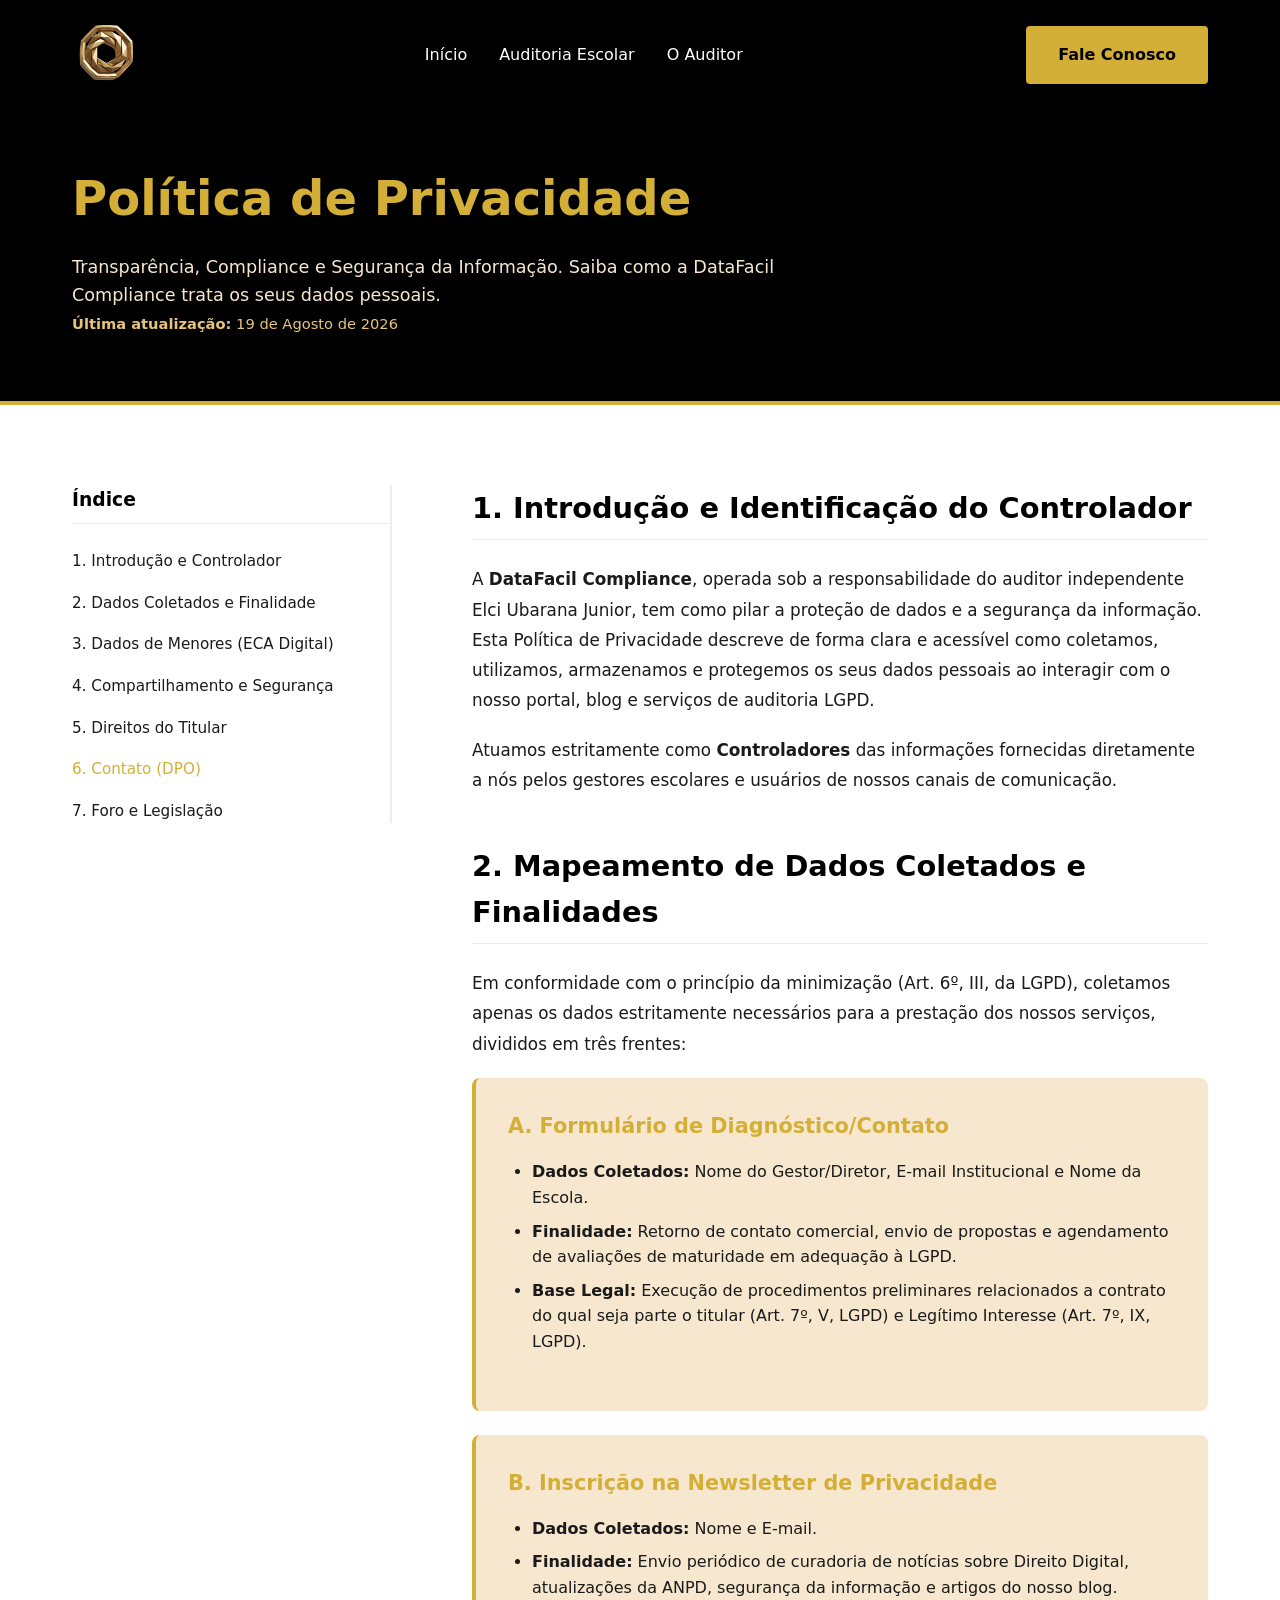
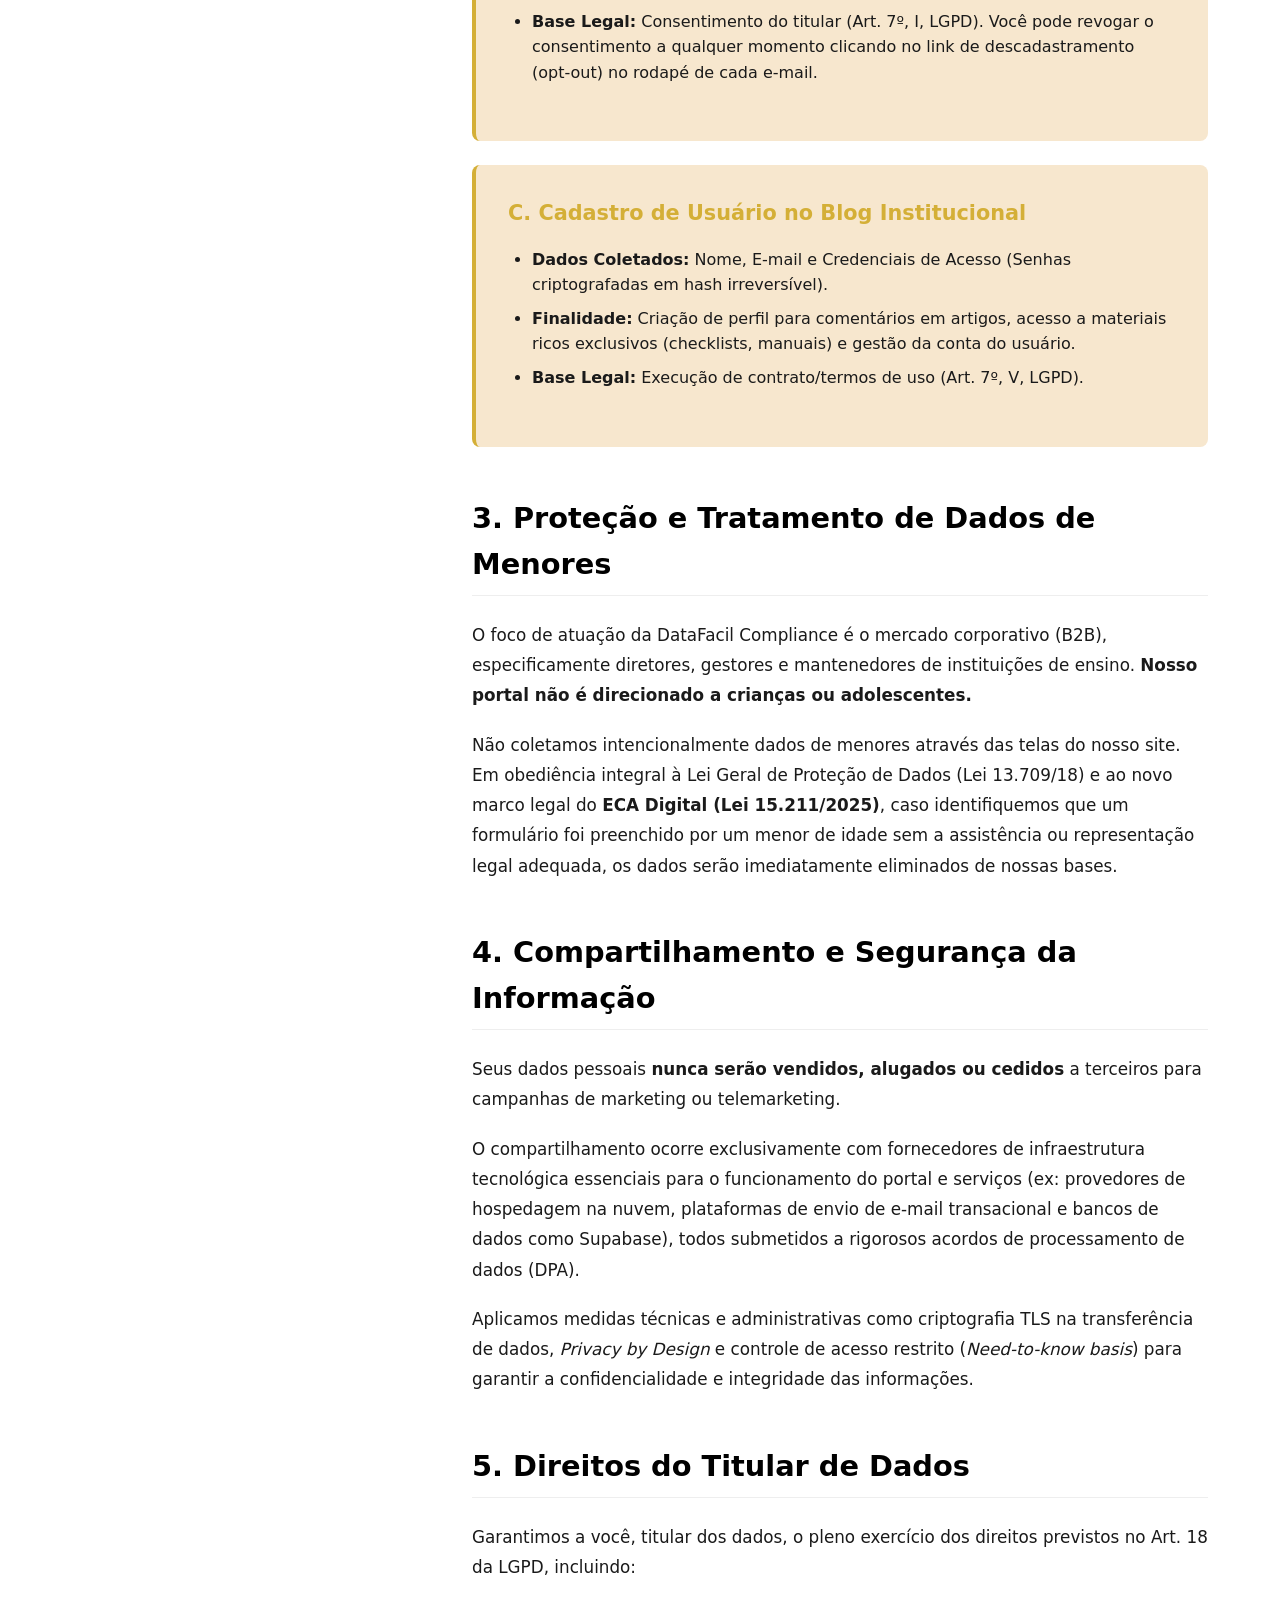
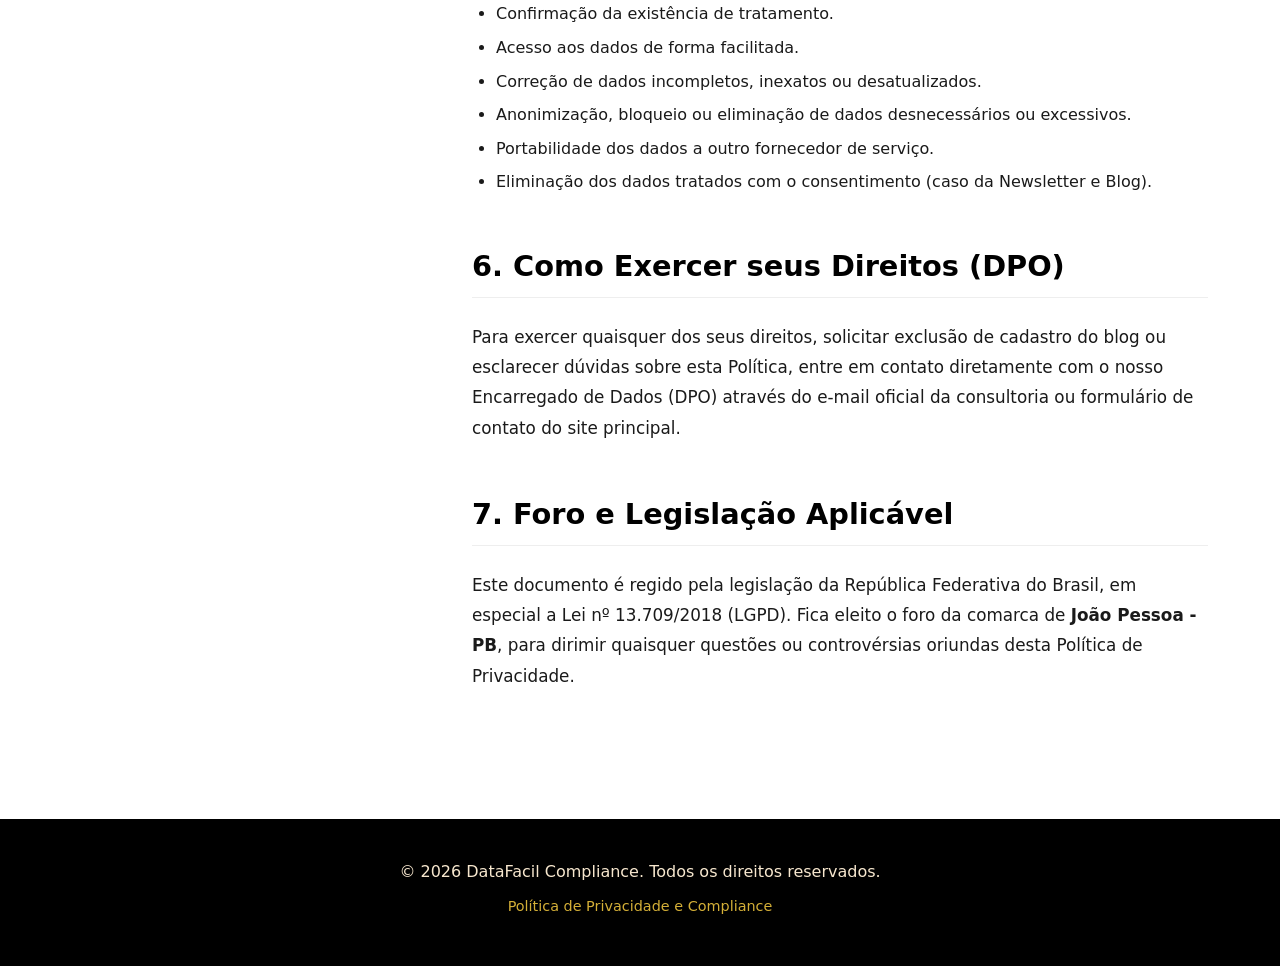
<file: privacidade.html>
<!DOCTYPE html>
<html lang="pt-BR">
<head>
    <meta charset="UTF-8">
    <meta name="viewport" content="width=device-width, initial-scale=1.0">
    <title>Política de Privacidade | DataFacil Compliance</title>
    <link rel="stylesheet" href="style.css">
</head>
<body class="legal-page">

    <!-- Header -->
    <header id="header">
        <div class="container header-content">
            <a href="index.html" aria-label="Voltar para a Página Inicial">
                <img src="./public/images/logo1.png" alt="DataFacil Compliance Logo" width="2048" height="2066" class="logo-img" onerror="this.src='https://via.placeholder.com/200x60/000000/D4AF37?text=DataFacil+Logo'">
            </a>
            <nav id="navbar">
                <ul>
                    <li><a href="index.html#hero">Início</a></li>
                    <li><a href="index.html#services">Auditoria Escolar</a></li>
                    <li><a href="index.html#team">O Auditor</a></li>
                </ul>
            </nav>
            <a href="index.html#contact" class="btn header-btn">Fale Conosco</a>
        </div>
    </header>

    <!-- Cabeçalho do Documento -->
    <section class="legal-hero">
        <div class="container text-left">
            <h1 class="text-gold">Política de Privacidade</h1>
            <p>Transparência, Compliance e Segurança da Informação. Saiba como a DataFacil Compliance trata os seus dados pessoais.</p>
            <p><small><strong>Última atualização:</strong> 19 de Agosto de 2026</small></p>
        </div>
    </section>

    <!-- Conteúdo Legal -->
    <main class="legal-content-wrapper container">
        
        <!-- Sumário (Sidebar) -->
        <aside class="legal-sidebar">
            <div class="sticky-nav">
                <h3 class="text-gold">Índice</h3>
                <nav>
                    <ul>
                        <li><a href="#introducao">1. Introdução e Controlador</a></li>
                        <li><a href="#dados-coletados">2. Dados Coletados e Finalidade</a></li>
                        <li><a href="#menores">3. Dados de Menores (ECA Digital)</a></li>
                        <li><a href="#compartilhamento">4. Compartilhamento e Segurança</a></li>
                        <li><a href="#direitos">5. Direitos do Titular</a></li>
                        <li><a href="#contato-dpo">6. Contato (DPO)</a></li>
                        <li><a href="#foro">7. Foro e Legislação</a></li>
                    </ul>
                </nav>
            </div>
        </aside>

        <!-- Texto da Política -->
        <article class="legal-body">
            
            <section id="introducao">
                <h2>1. Introdução e Identificação do Controlador</h2>
                <p>A <strong>DataFacil Compliance</strong>, operada sob a responsabilidade do auditor independente Elci Ubarana Junior, tem como pilar a proteção de dados e a segurança da informação. Esta Política de Privacidade descreve de forma clara e acessível como coletamos, utilizamos, armazenamos e protegemos os seus dados pessoais ao interagir com o nosso portal, blog e serviços de auditoria LGPD.</p>
                <p>Atuamos estritamente como <strong>Controladores</strong> das informações fornecidas diretamente a nós pelos gestores escolares e usuários de nossos canais de comunicação.</p>
            </section>

            <section id="dados-coletados">
                <h2>2. Mapeamento de Dados Coletados e Finalidades</h2>
                <p>Em conformidade com o princípio da minimização (Art. 6º, III, da LGPD), coletamos apenas os dados estritamente necessários para a prestação dos nossos serviços, divididos em três frentes:</p>
                
                <div class="data-card">
                    <h3 class="text-gold">A. Formulário de Diagnóstico/Contato</h3>
                    <ul>
                        <li><strong>Dados Coletados:</strong> Nome do Gestor/Diretor, E-mail Institucional e Nome da Escola.</li>
                        <li><strong>Finalidade:</strong> Retorno de contato comercial, envio de propostas e agendamento de avaliações de maturidade em adequação à LGPD.</li>
                        <li><strong>Base Legal:</strong> Execução de procedimentos preliminares relacionados a contrato do qual seja parte o titular (Art. 7º, V, LGPD) e Legítimo Interesse (Art. 7º, IX, LGPD).</li>
                    </ul>
                </div>

                <div class="data-card">
                    <h3 class="text-gold">B. Inscrição na Newsletter de Privacidade</h3>
                    <ul>
                        <li><strong>Dados Coletados:</strong> Nome e E-mail.</li>
                        <li><strong>Finalidade:</strong> Envio periódico de curadoria de notícias sobre Direito Digital, atualizações da ANPD, segurança da informação e artigos do nosso blog.</li>
                        <li><strong>Base Legal:</strong> Consentimento do titular (Art. 7º, I, LGPD). Você pode revogar o consentimento a qualquer momento clicando no link de descadastramento (opt-out) no rodapé de cada e-mail.</li>
                    </ul>
                </div>

                <div class="data-card">
                    <h3 class="text-gold">C. Cadastro de Usuário no Blog Institucional</h3>
                    <ul>
                        <li><strong>Dados Coletados:</strong> Nome, E-mail e Credenciais de Acesso (Senhas criptografadas em hash irreversível).</li>
                        <li><strong>Finalidade:</strong> Criação de perfil para comentários em artigos, acesso a materiais ricos exclusivos (checklists, manuais) e gestão da conta do usuário.</li>
                        <li><strong>Base Legal:</strong> Execução de contrato/termos de uso (Art. 7º, V, LGPD).</li>
                    </ul>
                </div>
            </section>

            <section id="menores">
                <h2>3. Proteção e Tratamento de Dados de Menores</h2>
                <p>O foco de atuação da DataFacil Compliance é o mercado corporativo (B2B), especificamente diretores, gestores e mantenedores de instituições de ensino. <strong>Nosso portal não é direcionado a crianças ou adolescentes.</strong></p>
                <p>Não coletamos intencionalmente dados de menores através das telas do nosso site. Em obediência integral à Lei Geral de Proteção de Dados (Lei 13.709/18) e ao novo marco legal do <strong>ECA Digital (Lei 15.211/2025)</strong>, caso identifiquemos que um formulário foi preenchido por um menor de idade sem a assistência ou representação legal adequada, os dados serão imediatamente eliminados de nossas bases.</p>
            </section>

            <section id="compartilhamento">
                <h2>4. Compartilhamento e Segurança da Informação</h2>
                <p>Seus dados pessoais <strong>nunca serão vendidos, alugados ou cedidos</strong> a terceiros para campanhas de marketing ou telemarketing.</p>
                <p>O compartilhamento ocorre exclusivamente com fornecedores de infraestrutura tecnológica essenciais para o funcionamento do portal e serviços (ex: provedores de hospedagem na nuvem, plataformas de envio de e-mail transacional e bancos de dados como Supabase), todos submetidos a rigorosos acordos de processamento de dados (DPA).</p>
                <p>Aplicamos medidas técnicas e administrativas como criptografia TLS na transferência de dados, <em>Privacy by Design</em> e controle de acesso restrito (<em>Need-to-know basis</em>) para garantir a confidencialidade e integridade das informações.</p>
            </section>

            <section id="direitos">
                <h2>5. Direitos do Titular de Dados</h2>
                <p>Garantimos a você, titular dos dados, o pleno exercício dos direitos previstos no Art. 18 da LGPD, incluindo:</p>
                <ul>
                    <li>Confirmação da existência de tratamento.</li>
                    <li>Acesso aos dados de forma facilitada.</li>
                    <li>Correção de dados incompletos, inexatos ou desatualizados.</li>
                    <li>Anonimização, bloqueio ou eliminação de dados desnecessários ou excessivos.</li>
                    <li>Portabilidade dos dados a outro fornecedor de serviço.</li>
                    <li>Eliminação dos dados tratados com o consentimento (caso da Newsletter e Blog).</li>
                </ul>
            </section>

            <section id="contato-dpo">
                <h2>6. Como Exercer seus Direitos (DPO)</h2>
                <p>Para exercer quaisquer dos seus direitos, solicitar exclusão de cadastro do blog ou esclarecer dúvidas sobre esta Política, entre em contato diretamente com o nosso Encarregado de Dados (DPO) através do e-mail oficial da consultoria ou formulário de contato do site principal.</p>
            </section>

            <section id="foro">
                <h2>7. Foro e Legislação Aplicável</h2>
                <p>Este documento é regido pela legislação da República Federativa do Brasil, em especial a Lei nº 13.709/2018 (LGPD). Fica eleito o foro da comarca de <strong>João Pessoa - PB</strong>, para dirimir quaisquer questões ou controvérsias oriundas desta Política de Privacidade.</p>
            </section>

        </article>
    </main>

    <!-- Footer -->
    <footer>
        <div class="container footer-content">
            <p>&copy; 2026 DataFacil Compliance. Todos os direitos reservados.</p>
            <p><a href="privacidade.html" class="privacy-link">Política de Privacidade e Compliance</a></p>
        </div>
    </footer>

    <script src="script.js"></script>
</body>
</html>
</file>
<file: style.css>
/* ==========================================================================
   Fase 2: Arquitetura CSS3 Responsiva (Abordagem MOBILE-FIRST)
   Projeto: DataFacil Compliance
   ========================================================================== */

:root {
    --color-black: #000000;
    --color-gold: #D4AF37;
    --color-champagne: #F7E7CE;
    --color-white: #FFFFFF;
    --color-charcoal: #1A1A1A;
    --color-gold-light: #E6C57A;
}

* {
    margin: 0;
    padding: 0;
    box-sizing: border-box;
}

body {
    font-family: 'Inter', 'Segoe UI', system-ui, sans-serif;
    background-color: var(--color-white);
    color: var(--color-charcoal);
    line-height: 1.6;
}

h1, h2, h3 { color: var(--color-black); }
.text-gold { color: var(--color-gold); }

/* Alinhamento Padrão Mobile (Centralizado) */
.text-left { text-align: center; } 

.container {
    width: 100%;
    max-width: 1200px;
    margin: 0 auto;
    padding: 0 1.5rem; /* Padding menor no mobile */
}

/* Botões - Tamanhos Mobile */
.btn {
    display: flex; /* Melhora a área de toque no celular */
    justify-content: center;
    padding: 1rem 1.5rem;
    background-color: var(--color-gold);
    color: var(--color-black);
    text-decoration: none;
    font-weight: 700;
    border-radius: 4px;
    transition: background-color 0.3s ease, transform 0.2s ease;
    border: none;
    cursor: pointer;
    font-size: 1rem;
    width: 100%; /* Ocupa largura total no mobile */
}
.btn:hover {
    background-color: var(--color-gold-light);
    transform: translateY(-2px);
}
.btn-outline {
    background-color: transparent;
    border: 2px solid var(--color-gold);
    color: var(--color-gold);
}
.btn-outline:hover {
    background-color: var(--color-gold);
    color: var(--color-black);
}

/* Header (Mobile Base) */
header {
    background-color: var(--color-black);
    padding: 1rem 0;
    position: fixed;
    width: 100%;
    top: 0;
    z-index: 1000;
    box-shadow: 0 2px 10px rgba(0,0,0,0.5);
    transition: background-color 0.3s ease, box-shadow 0.3s ease;
}
.header-content {
    display: flex;
    justify-content: space-between;
    align-items: center;
}
.logo-img {
    height: 50px; /* Logo ligeiramente menor no celular */
    width: auto;
    object-fit: contain;
}
nav#navbar { display: none; } /* Menu oculto no celular para não quebrar layout */
.header-btn { 
    width: auto; 
    padding: 0.6rem 1rem; 
    font-size: 0.9rem; 
}

/* Hero Section (Mobile Base) */
.hero {
    background-color: var(--color-black); 
    background-image: linear-gradient(rgba(0, 0, 0, 0.85), rgba(0, 0, 0, 0.85)), url('./public/images/hero-bg.jpg');
    background-size: cover;
    background-position: center;
    background-repeat: no-repeat;
    padding: 8rem 0 5rem 0; /* Espaçamento otimizado para celular */
    text-align: center;
}
.hero h1 {
    color: var(--color-white);
    font-size: 2.2rem; /* Fonte menor no mobile */
    margin-bottom: 1.2rem;
    line-height: 1.2;
}
.hero p {
    color: var(--color-champagne);
    font-size: 1.1rem;
    margin-bottom: 2rem;
}
.hero-buttons {
    display: flex;
    flex-direction: column; /* Botões empilhados no celular */
    gap: 1rem;
}

/* Serviços (Mobile Base) */
.services {
    padding: 4rem 0;
    background-color: var(--color-white);
}
.section-title {
    text-align: center;
    font-size: 2rem;
    margin-bottom: 3rem;
}
.grid-3 {
    display: grid;
    grid-template-columns: 1fr; /* Coluna única no celular */
    gap: 2rem;
}
.card {
    background-color: var(--color-champagne);
    padding: 2.5rem 1.5rem;
    border-radius: 8px;
    text-align: center;
    border-top: 4px solid var(--color-gold);
}
.card-icon {
    margin-bottom: 1.5rem;
}
.card h3 {
    margin-bottom: 1rem;
    font-size: 1.4rem;
}

/* Equipe (Mobile Base) */
.team {
    padding: 4rem 0;
    background-color: var(--color-black);
    color: var(--color-white);
}
.profile-layout {
    display: grid;
    grid-template-columns: 1fr; /* Coluna única */
    gap: 2rem;
    text-align: center;
}
.profile-image-container {
    border-radius: 8px;
    overflow: hidden;
    border: 3px solid var(--color-gold);
    max-width: 320px;
    margin: 0 auto; /* Centraliza a foto */
}
.team-photo {
    width: 100%;
    aspect-ratio: 1 / 1;
    object-fit: cover;
    object-position: top;
    display: block;
}
.profile-bio p {
    margin-bottom: 1rem;
    font-size: 1rem;
    color: #CCCCCC;
}

/* Contato (Mobile Base) */
.contact {
    padding: 4rem 0;
    background-color: var(--color-champagne);
}
.contact-content {
    display: grid;
    grid-template-columns: 1fr; /* Coluna única */
    gap: 3rem;
}
.location-box {
    margin-top: 2rem;
    padding: 1.5rem;
    background-color: var(--color-white);
    border-left: 4px solid var(--color-gold);
    border-radius: 0 4px 4px 0;
}
.location-box h3 { margin-bottom: 0.5rem; font-size: 1.2rem; }

form {
    display: flex;
    flex-direction: column;
    gap: 1.2rem;
    background-color: var(--color-white);
    padding: 1.5rem;
    border-radius: 8px;
    box-shadow: 0 5px 15px rgba(0,0,0,0.05);
}
input, textarea {
    width: 100%;
    padding: 1rem;
    border: 1px solid #CCC;
    border-radius: 4px;
    font-family: inherit;
    font-size: 1rem;
}
input:focus, textarea:focus {
    outline: none;
    border-color: var(--color-gold);
}

/* Footer & Modal (Mobile Base) */
footer {
    background-color: var(--color-black);
    padding: 2.5rem 0;
    text-align: center;
}
.footer-content p { color: var(--color-champagne); margin-bottom: 0.5rem; }
.privacy-link { color: var(--color-gold); text-decoration: none; font-size: 0.9rem; }
.modal {
    display: none; position: fixed; z-index: 2000; left: 0; top: 0;
    width: 100%; height: 100%; background-color: rgba(0, 0, 0, 0.8);
}
.modal-content {
    background-color: var(--color-white); margin: 10% auto; padding: 2rem;
    border-radius: 8px; width: 90%; max-height: 80vh; overflow-y: auto; position: relative;
}
.close-modal {
    color: var(--color-charcoal); position: absolute; top: 1rem; right: 1.5rem;
    font-size: 2rem; font-weight: bold; cursor: pointer;
}
.modal-body { margin-top: 1.5rem; }
.modal-body p { margin-bottom: 1.5rem; color: var(--color-charcoal); }

/* ==========================================================================
   BREAKPOINTS: Adicionando layout para telas maiores (Tablet & Desktop)
   ========================================================================== */

/* Tablets em diante (>= 768px) */
@media (min-width: 768px) {
    .container { padding: 0 2rem; }
    .btn { display: inline-block; width: auto; } /* Botões voltam ao normal */
    
    .hero { padding: 13rem 0 8rem 0; }
    .hero h1 { font-size: 3rem; }
    .hero p { font-size: 1.2rem; max-width: 800px; margin: 0 auto 2.5rem auto; }
    .hero-buttons { flex-direction: row; }
    
    .grid-3 { grid-template-columns: repeat(auto-fit, minmax(320px, 1fr)); }
    .card { padding: 3rem 2rem; }
    
    .profile-image-container { max-width: 400px; }
    
    form { padding: 2.5rem; }
    .modal-content { padding: 3rem; margin: 5% auto; max-width: 800px; }
}

/* Desktops em diante (>= 992px) */
@media (min-width: 992px) {
    .text-left { text-align: left; } /* Retoma o alinhamento esquerdo no Desktop */
    
    nav#navbar { display: block; } /* Exibe o menu principal */
    nav ul { list-style: none; display: flex; gap: 2rem; }
    nav a { color: var(--color-white); text-decoration: none; font-weight: 500; transition: color 0.3s; }
    nav a:hover { color: var(--color-gold); }
    .header-btn { padding: 1rem 2rem; font-size: 1rem; }
    .logo-img { height: 70px; }
    
    .hero h1 { font-size: 3.2rem; }
    
    .section-title { font-size: 2.5rem; margin-bottom: 4rem; }
    .services { padding: 6rem 0; }
    
    /* Layouts lado a lado no Desktop */
    .profile-layout { grid-template-columns: 400px 1fr; text-align: left; gap: 4rem; align-items: center; }
    .profile-image-container { margin: 0; }
    
    .contact-content { grid-template-columns: 1fr 1fr; gap: 5rem; align-items: start; }
}

/* ==========================================================================
   Fase 4: Tipografia de Documentos Legais (Página de Privacidade)
   ========================================================================== */

.legal-page {
    background-color: var(--color-white);
}

/* Cabeçalho da Página Legal */
.legal-hero {
    background-color: var(--color-black);
    padding: 10rem 0 4rem 0;
    border-bottom: 4px solid var(--color-gold);
}
.legal-hero h1 {
    font-size: 2.5rem;
    margin-bottom: 1rem;
}
.legal-hero p {
    color: var(--color-champagne);
    font-size: 1.1rem;
    max-width: 800px;
}
.legal-hero small {
    color: var(--color-gold-light);
}

/* Layout Principal do Documento */
.legal-content-wrapper {
    display: flex;
    flex-direction: column;
    padding: 4rem 1.5rem;
    gap: 3rem;
}

/* Corpo do Texto Legal */
.legal-body {
    flex: 1;
}
.legal-body section {
    margin-bottom: 3rem;
}
.legal-body h2 {
    font-size: 1.8rem;
    margin-bottom: 1.5rem;
    padding-bottom: 0.5rem;
    border-bottom: 1px solid #EEEEEE;
    color: var(--color-black);
}
.legal-body p {
    margin-bottom: 1.2rem;
    font-size: 1.05rem;
    color: var(--color-charcoal);
    line-height: 1.8;
}
.legal-body ul {
    margin-bottom: 1.5rem;
    padding-left: 1.5rem;
}
.legal-body li {
    margin-bottom: 0.5rem;
    line-height: 1.6;
}

/* Cards de Dados Coletados */
.data-card {
    background-color: var(--color-champagne);
    padding: 2rem;
    border-radius: 8px;
    margin-bottom: 1.5rem;
    border-left: 4px solid var(--color-gold);
}
.data-card h3 {
    margin-bottom: 1rem;
    font-size: 1.3rem;
}

/* Menu Lateral (Sumário) */
.legal-sidebar {
    width: 100%;
}
.sticky-nav {
    background-color: var(--color-black);
    padding: 2rem;
    border-radius: 8px;
}
.sticky-nav h3 {
    margin-bottom: 1.5rem;
    border-bottom: 1px solid var(--color-charcoal);
    padding-bottom: 0.5rem;
}
.sticky-nav ul {
    list-style: none;
    padding: 0;
}
.sticky-nav li {
    margin-bottom: 1rem;
}
.sticky-nav a {
    color: var(--color-champagne);
    text-decoration: none;
    font-size: 0.95rem;
    transition: color 0.3s;
}
.sticky-nav a:hover,
.sticky-nav a.active {
    color: var(--color-gold);
}

/* ==========================================================================
   BREAKPOINTS: Layout de Documento
   ========================================================================== */

/* Tablets (>= 768px) */
@media (min-width: 768px) {
    .legal-content-wrapper { padding: 5rem 2rem; }
    .legal-hero h1 { font-size: 3rem; }
}

/* Desktops (>= 992px) - Ativa a Sidebar Sticky */
/* Desktops em diante (>= 992px) */
@media (min-width: 992px) {
    .text-left { text-align: left; } 
    
    /* 1. Restringe o Flexbox horizontal EXCLUSIVAMENTE ao cabeçalho */
    nav#navbar { display: block; } 
    #navbar ul { list-style: none; display: flex; gap: 2rem; }
    #navbar a { color: var(--color-white); text-decoration: none; font-weight: 500; transition: color 0.3s; }
    #navbar a:hover { color: var(--color-gold); }
    
    .header-btn { padding: 1rem 2rem; font-size: 1rem; }
    .logo-img { height: 70px; }
    
    .hero h1 { font-size: 3.2rem; }
    
    .section-title { font-size: 2.5rem; margin-bottom: 4rem; }
    .services { padding: 6rem 0; }
    
    .profile-layout { grid-template-columns: 400px 1fr; text-align: left; gap: 4rem; align-items: center; }
    .profile-image-container { margin: 0; }
    
    .contact-content { grid-template-columns: 1fr 1fr; gap: 5rem; align-items: start; }

    /* Layout da Página de Privacidade no Desktop */
    .legal-content-wrapper {
        flex-direction: row;
        align-items: flex-start;
        gap: 5rem;
    }
    .legal-sidebar {
        width: 320px;
        flex-shrink: 0;
        position: sticky;
        top: 100px;
    }
    .sticky-nav {
        background-color: transparent; 
        padding: 0;
        border-right: 2px solid #EEEEEE;
        border-radius: 0;
    }
    
    /* 2. Força explicitamente o menu lateral a manter o layout vertical (bloco) */
    .sticky-nav ul {
        display: block;
    }
    
    .sticky-nav h3 {
        color: var(--color-black);
        border-color: #EEEEEE;
    }
    .sticky-nav a {
        color: var(--color-charcoal);
    }
}
</file>
